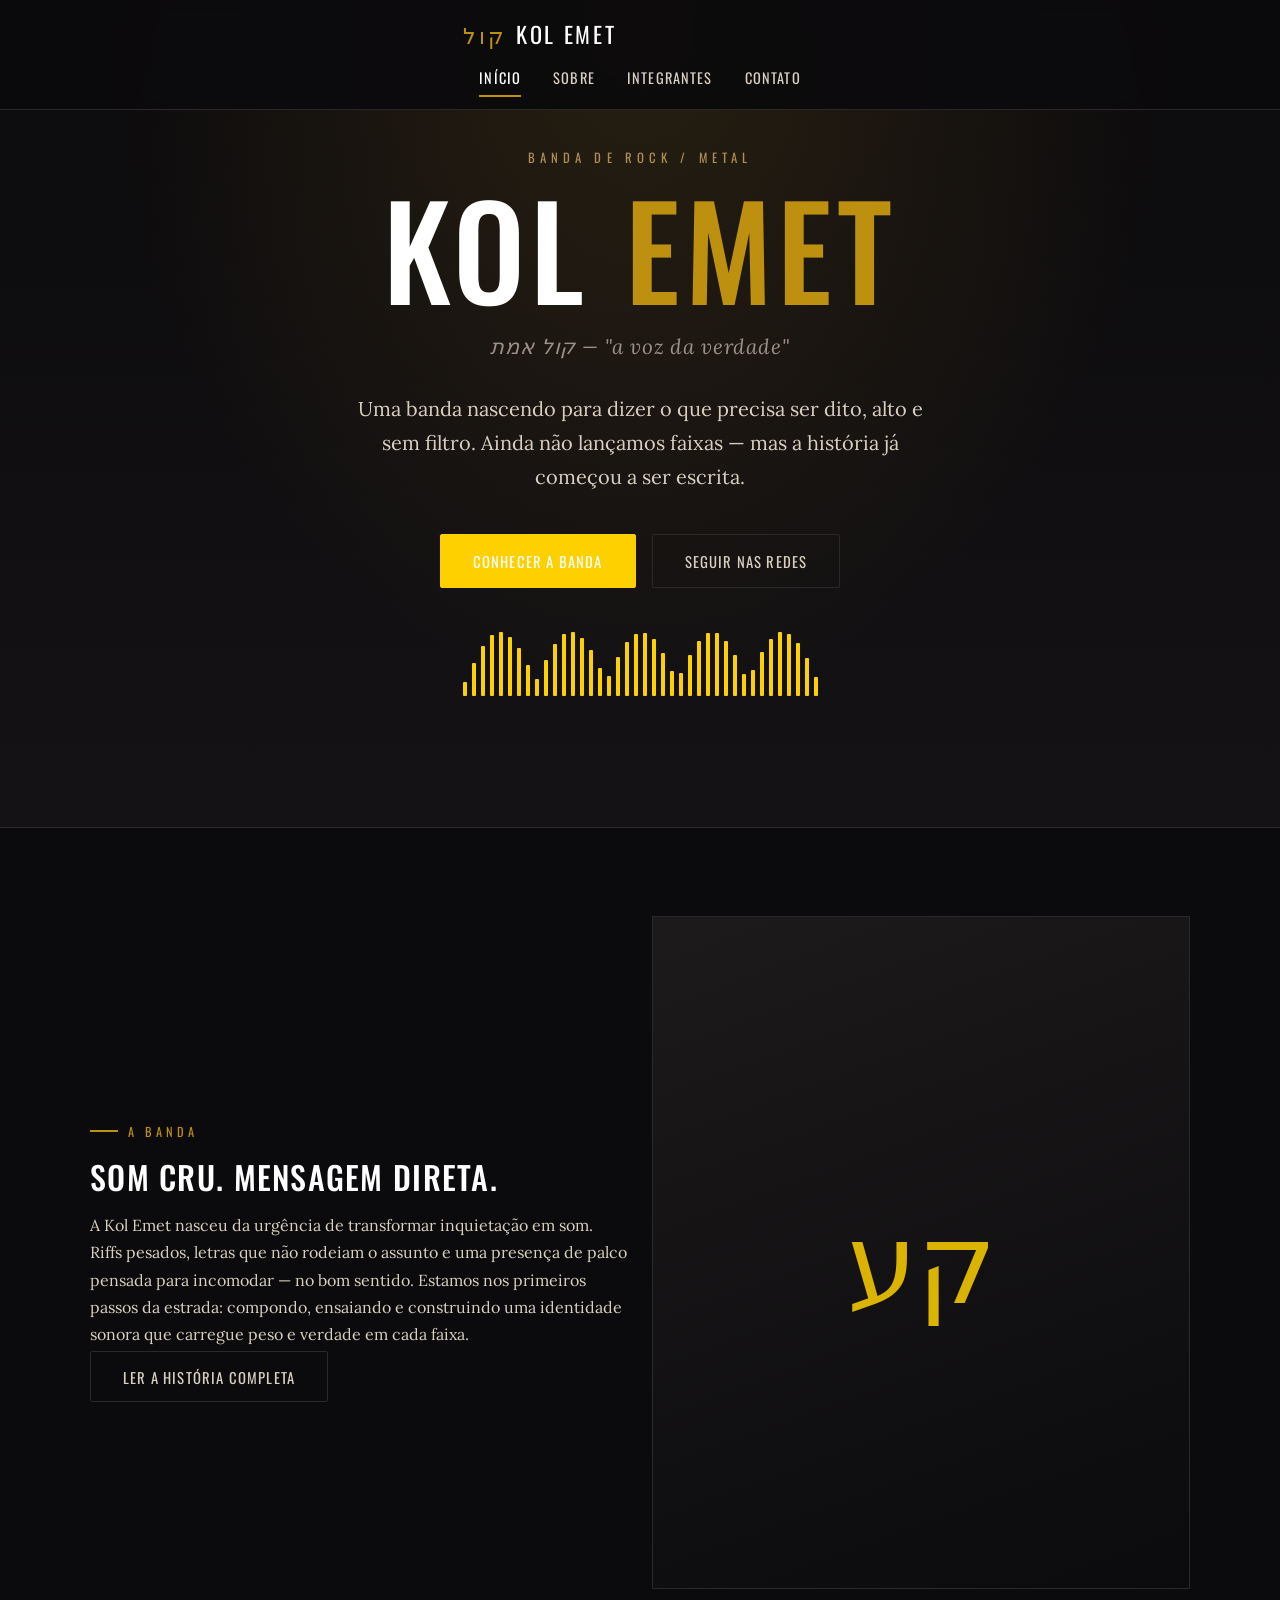
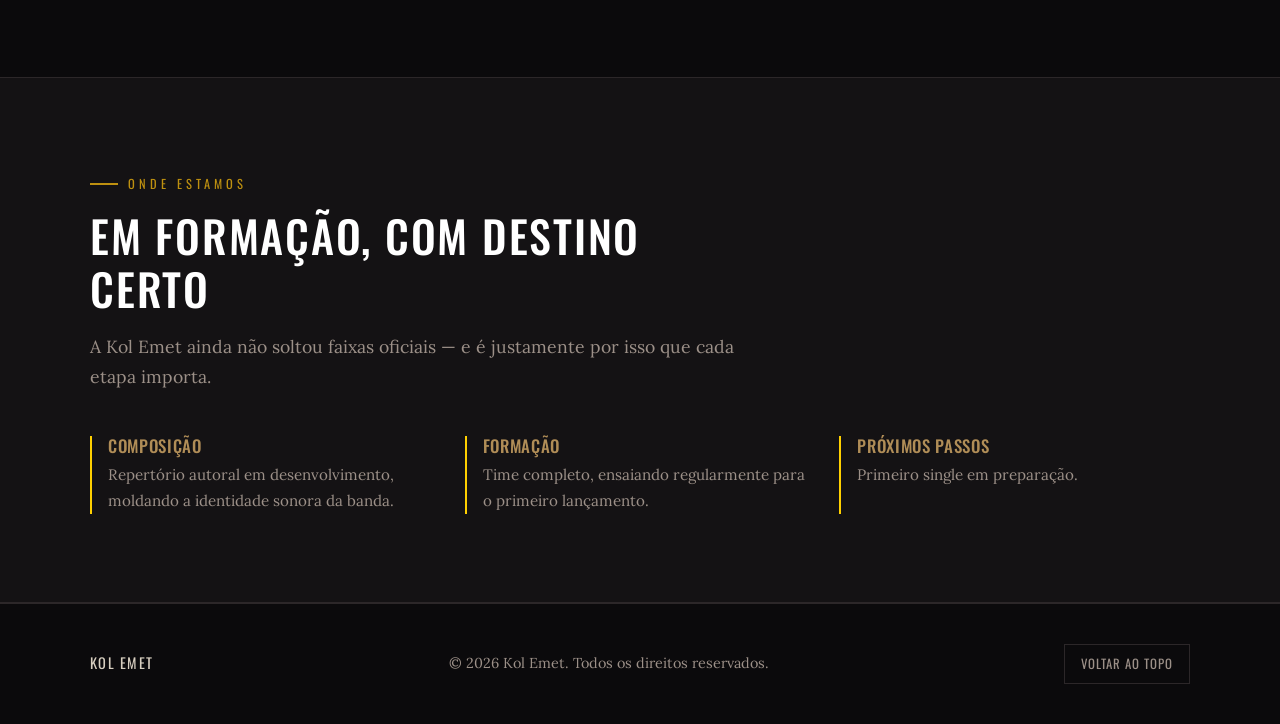
<file: index.html>
<!DOCTYPE html>
<html lang="pt-BR">
<head>
  <meta charset="UTF-8" />
  <meta name="viewport" content="width=device-width, initial-scale=1.0" />
  <title>Kol Emet — A voz que não se cala</title>
  <meta name="description" content="Kol Emet é uma banda de rock/metal que nasce para dizer o que precisa ser dito. Conheça a banda, os integrantes e acompanhe os próximos passos." />

  <!-- Bootstrap 5 -->
  <link href="https://cdn.jsdelivr.net/npm/bootstrap@5.3.3/dist/css/bootstrap.min.css" rel="stylesheet">
  <!-- Google Fonts -->
  <link rel="preconnect" href="https://fonts.googleapis.com">
  <link href="https://fonts.googleapis.com/css2?family=Oswald:wght@400;500;600;700&family=Lora:ital,wght@0,400;0,500;1,400&display=swap" rel="stylesheet">
  <!-- Estilo próprio -->
  <link rel="stylesheet" href="css/style.css">
  <link rel="icon" href="data:,">
</head>
<body>

  <a class="skip-link" href="#main-content">Pular para o conteúdo</a>

  <!-- ===================== NAVBAR ===================== -->
  <header>
    <nav class="navbar navbar-expand-lg ke-navbar fixed-top" aria-label="Navegação principal">
      <div class="container-narrow">
        <a class="navbar-brand" href="index.html">
          <span class="brand-mark">קול</span>Kol Emet
        </a>
        <button class="navbar-toggler" type="button" data-bs-toggle="collapse" data-bs-target="#navMenu"
          aria-controls="navMenu" aria-expanded="false" aria-label="Abrir menu de navegação">
          <span class="navbar-toggler-icon"></span>
        </button>
        <div class="collapse navbar-collapse" id="navMenu">
          <ul class="navbar-nav ms-auto mb-2 mb-lg-0">
            <li class="nav-item"><a class="nav-link" href="index.html">Início</a></li>
            <li class="nav-item"><a class="nav-link" href="sobre.html">Sobre</a></li>
            <li class="nav-item"><a class="nav-link" href="integrantes.html">Integrantes</a></li>
            <li class="nav-item"><a class="nav-link" href="contato.html">Contato</a></li>
          </ul>
        </div>
      </div>
    </nav>
  </header>

  <main id="main-content">

    <!-- ===================== HERO ===================== -->
    <section class="hero" aria-label="Apresentação da banda">
      <div class="container-narrow hero-content">
        <p class="hero-kicker">Banda de rock / metal</p>
        <h1 class="hero-title">KOL <span class="crack">EMET</span></h1>
        <p class="hero-translit">קול אמת — "a voz da verdade"</p>
        <p class="hero-tagline">
          Uma banda nascendo para dizer o que precisa ser dito, alto e sem filtro.
          Ainda não lançamos faixas — mas a história já começou a ser escrita.
        </p>
        <div class="hero-cta">
          <a href="sobre.html" class="btn-ke-primary">Conhecer a banda</a>
          <a href="contato.html" class="btn-ke-outline">Seguir nas redes</a>
        </div>
        <div class="waveform" data-waveform aria-hidden="true"></div>
      </div>
    </section>

    <!-- ===================== PRÉVIA SOBRE ===================== -->
    <section class="section" aria-labelledby="preview-heading">
      <div class="container-narrow">
        <div class="row align-items-center gy-5">
          <div class="col-lg-6">
            <p class="eyebrow">A banda</p>
            <h2 id="preview-heading">Som cru. Mensagem direta.</h2>
            <p class="about-text">
              A Kol Emet nasceu da urgência de transformar inquietação em som.
              Riffs pesados, letras que não rodeiam o assunto e uma presença de
              palco pensada para incomodar — no bom sentido. Estamos nos
              primeiros passos da estrada: compondo, ensaiando e construindo
              uma identidade sonora que carregue peso e verdade em cada faixa.
            </p>
            <a href="sobre.html" class="btn-ke-outline mt-2">Ler a história completa</a>
          </div>
          <div class="col-lg-6">
            <div class="about-figure" role="img" aria-label="Ilustração simbólica representando a identidade sonora da banda">
              <span class="glyph">קע</span>
            </div>
          </div>
        </div>
      </div>
    </section>

    <!-- ===================== STATUS / EM CONSTRUÇÃO ===================== -->
    <section class="section section-alt" aria-labelledby="status-heading">
      <div class="container-narrow">
        <div class="section-heading">
          <p class="eyebrow">Onde estamos</p>
          <h2 id="status-heading">Em formação, com destino certo</h2>
          <p class="lead">A Kol Emet ainda não soltou faixas oficiais — e é justamente por isso que cada etapa importa.</p>
        </div>
        <div class="pillars">
          <div class="pillar">
            <h3>Composição</h3>
            <p>Repertório autoral em desenvolvimento, moldando a identidade sonora da banda.</p>
          </div>
          <div class="pillar">
            <h3>Formação</h3>
            <p>Time completo, ensaiando regularmente para o primeiro lançamento.</p>
          </div>
          <div class="pillar">
            <h3>Próximos passos</h3>
            <p>Primeiro single em preparação.</p>
          </div>
        </div>
      </div>
    </section>

  </main>

  <!-- ===================== RODAPÉ ===================== -->
  <footer class="ke-footer">
    <div class="container-narrow d-flex flex-column flex-md-row justify-content-between align-items-center gap-3">
      <p class="footer-brand mb-0">Kol Emet</p>
      <p class="mb-0">&copy; <span id="current-year"></span> Kol Emet. Todos os direitos reservados.</p>
      <a href="#main-content" id="back-to-top" class="back-to-top">Voltar ao topo</a>
    </div>
  </footer>

  <!-- Bootstrap JS -->
  <script src="https://cdn.jsdelivr.net/npm/bootstrap@5.3.3/dist/js/bootstrap.bundle.min.js"></script>
  <script src="js/main.js"></script>
</body>
</html>
</file>
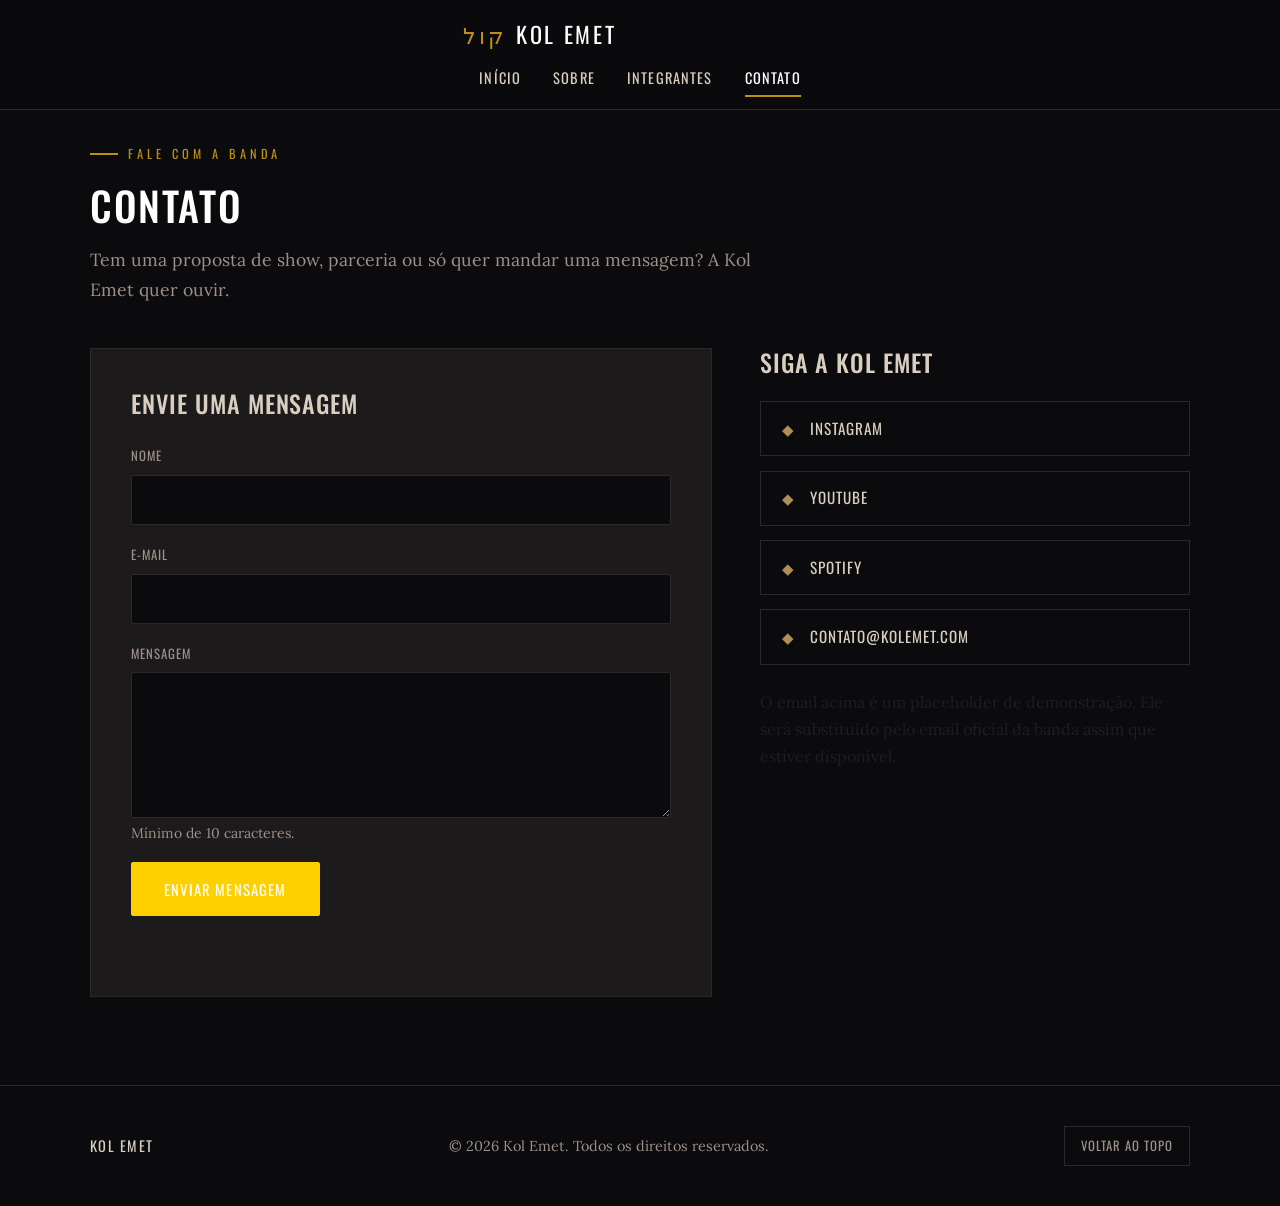
<file: contato.html>
<!DOCTYPE html>
<html lang="pt-BR">
<head>
  <meta charset="UTF-8" />
  <meta name="viewport" content="width=device-width, initial-scale=1.0" />
  <title>Contato — Kol Emet</title>
  <meta name="description" content="Fale com a Kol Emet ou siga a banda nas redes sociais para acompanhar novidades e lançamentos." />

  <link href="https://cdn.jsdelivr.net/npm/bootstrap@5.3.3/dist/css/bootstrap.min.css" rel="stylesheet">
  <link rel="preconnect" href="https://fonts.googleapis.com">
  <link href="https://fonts.googleapis.com/css2?family=Oswald:wght@400;500;600;700&family=Lora:ital,wght@0,400;0,500;1,400&display=swap" rel="stylesheet">
  <link rel="stylesheet" href="css/style.css">
  <link rel="icon" href="data:,">
</head>
<body>

  <a class="skip-link" href="#main-content">Pular para o conteúdo</a>

  <header>
    <nav class="navbar navbar-expand-lg ke-navbar fixed-top" aria-label="Navegação principal">
      <div class="container-narrow">
        <a class="navbar-brand" href="index.html">
          <span class="brand-mark">קול</span>Kol Emet
        </a>
        <button class="navbar-toggler" type="button" data-bs-toggle="collapse" data-bs-target="#navMenu"
          aria-controls="navMenu" aria-expanded="false" aria-label="Abrir menu de navegação">
          <span class="navbar-toggler-icon"></span>
        </button>
        <div class="collapse navbar-collapse" id="navMenu">
          <ul class="navbar-nav ms-auto mb-2 mb-lg-0">
            <li class="nav-item"><a class="nav-link" href="index.html">Início</a></li>
            <li class="nav-item"><a class="nav-link" href="sobre.html">Sobre</a></li>
            <li class="nav-item"><a class="nav-link" href="integrantes.html">Integrantes</a></li>
            <li class="nav-item"><a class="nav-link" href="contato.html">Contato</a></li>
          </ul>
        </div>
      </div>
    </nav>
  </header>

  <main id="main-content">

    <section class="section" style="padding-top: 8.5rem;" aria-labelledby="page-title">
      <div class="container-narrow">
        <div class="section-heading">
          <p class="eyebrow">Fale com a banda</p>
          <h1 id="page-title">Contato</h1>
          <p class="lead">Tem uma proposta de show, parceria ou só quer mandar uma mensagem? A Kol Emet quer ouvir.</p>
        </div>

        <div class="row g-5">

          <div class="col-lg-7">
            <div class="contact-card">
              <h2 class="h4 mb-4">Envie uma mensagem</h2>

              <form id="contact-form" novalidate>
                <div class="mb-3">
                  <label for="name" class="form-label">Nome</label>
                  <input type="text" class="form-control" id="name" name="name" autocomplete="name" required>
                </div>

                <div class="mb-3">
                  <label for="email" class="form-label">E-mail</label>
                  <input type="email" class="form-control" id="email" name="email" autocomplete="email" required>
                </div>

                <div class="mb-3">
                  <label for="message" class="form-label">Mensagem</label>
                  <textarea class="form-control" id="message" name="message" rows="5" required></textarea>
                  <div class="form-text">Mínimo de 10 caracteres.</div>
                </div>

                <button type="submit" class="btn-ke-primary">Enviar mensagem</button>
                <p id="form-feedback" class="mt-3 mb-0" aria-live="polite"></p>
              </form>
            </div>
          </div>

          <div class="col-lg-5">
            <h2 class="h4 mb-4">Siga a Kol Emet</h2>
            <ul class="social-list">
              <li>
                <a href="https://www.instagram.com/kol_emet/" target="_blank" rel="noopener noreferrer">
                  <span class="icon" aria-hidden="true">&#9670;</span>
                  Instagram
                </a>
              </li>
              <li>
                <a href="https://www.youtube.com/@kol_emet" target="_blank" rel="noopener noreferrer">
                  <span class="icon" aria-hidden="true">&#9670;</span>
                  YouTube
                </a>
              </li>
              <li>
                <a href="https://open.spotify.com/user/31llr7xrk4eieyst7sdl5wrbjwku" target="_blank" rel="noopener noreferrer">
                  <span class="icon" aria-hidden="true">&#9670;</span>
                  Spotify
                </a>
              </li>
              <li>
                <a href="mailto:contato@kolemet.com">
                  <span class="icon" aria-hidden="true">&#9670;</span>
                  contato@kolemet.com
                </a>
              </li>
            </ul>

            <p class="mt-4 text-muted">
              O email acima é um placeholder de demonstração. Ele será substituído pelo
              email oficial da banda assim que estiver disponível.
            </p>
          </div>

        </div>
      </div>
    </section>

  </main>

  <footer class="ke-footer">
    <div class="container-narrow d-flex flex-column flex-md-row justify-content-between align-items-center gap-3">
      <p class="footer-brand mb-0">Kol Emet</p>
      <p class="mb-0">&copy; <span id="current-year"></span> Kol Emet. Todos os direitos reservados.</p>
      <a href="#main-content" id="back-to-top" class="back-to-top">Voltar ao topo</a>
    </div>
  </footer>

  <script src="https://cdn.jsdelivr.net/npm/bootstrap@5.3.3/dist/js/bootstrap.bundle.min.js"></script>
  <script src="js/main.js"></script>
</body>
</html>
</file>
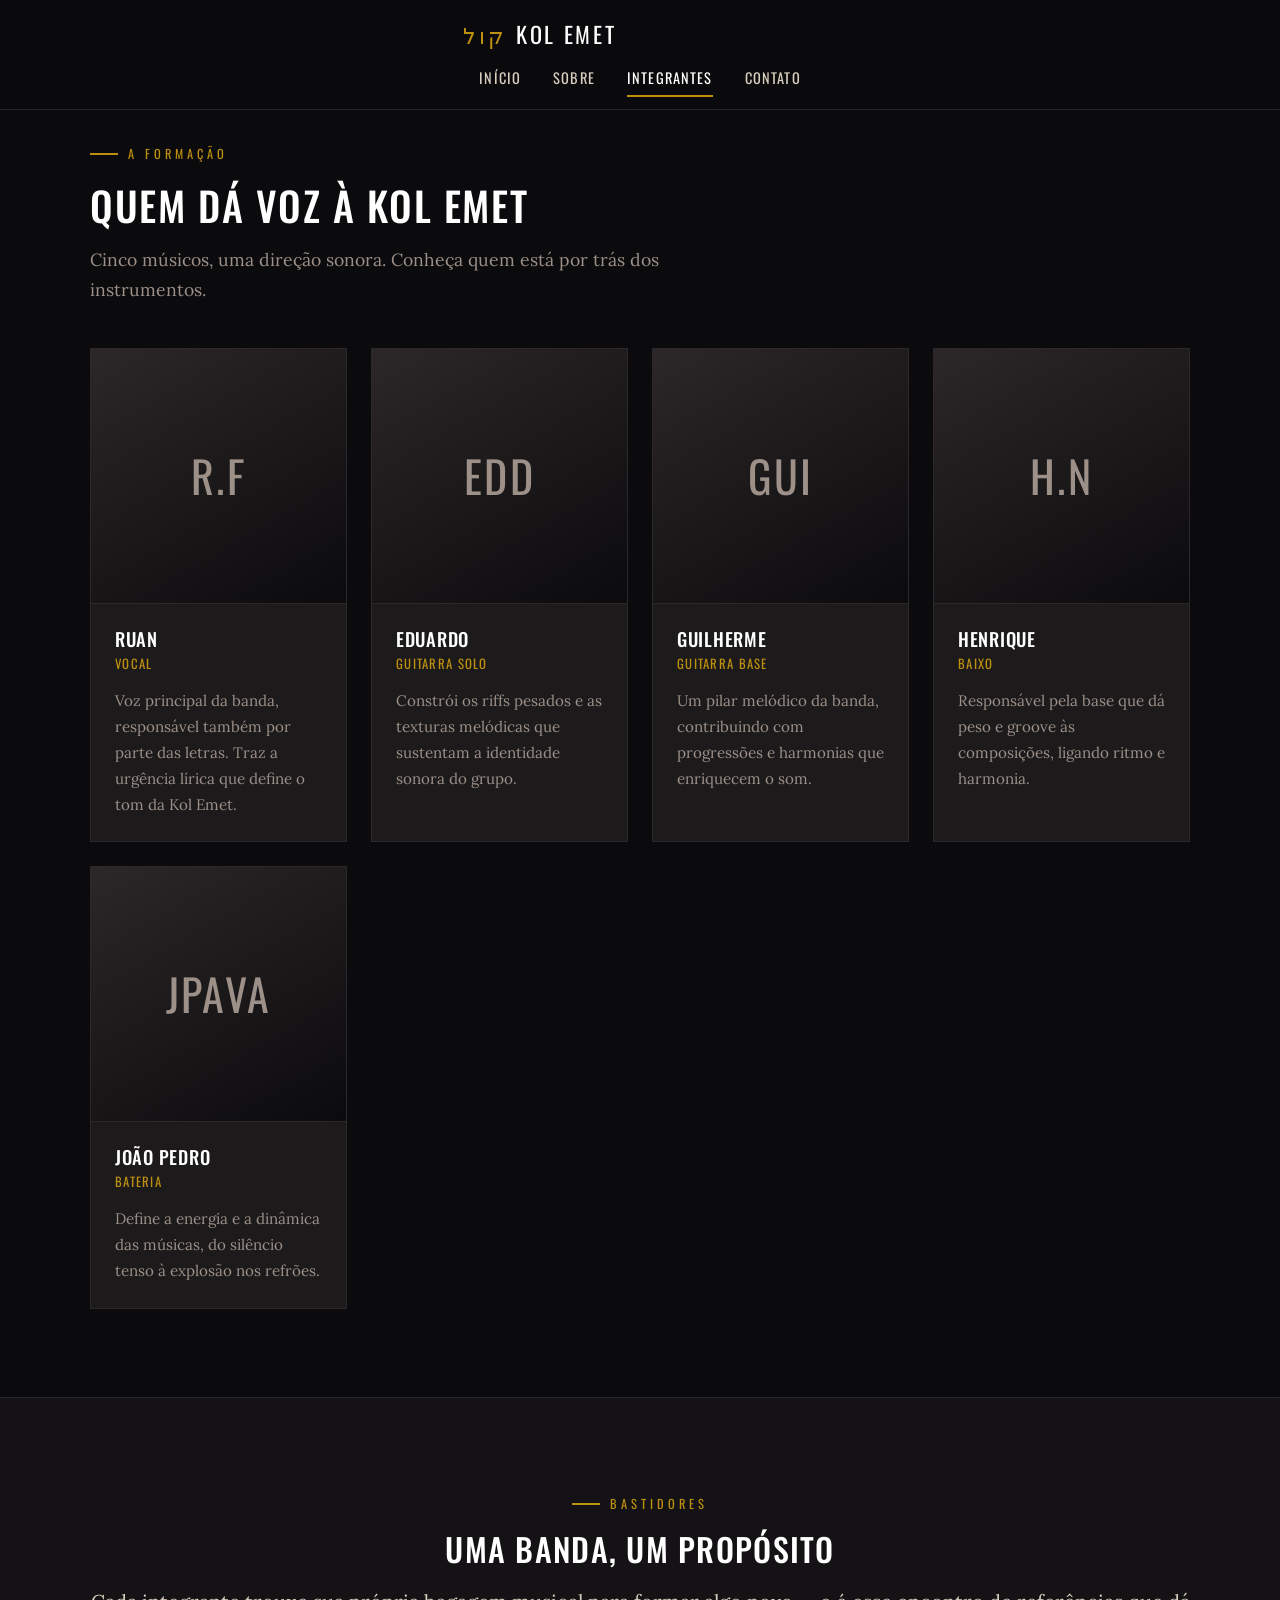
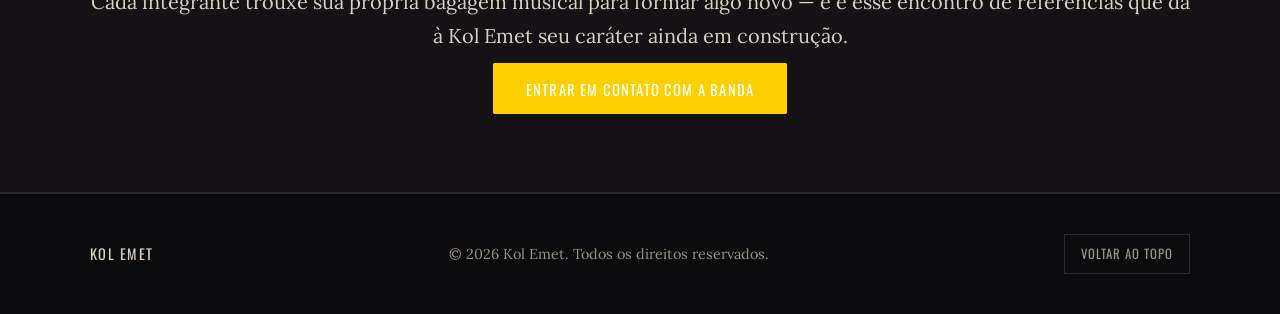
<file: integrantes.html>
<!DOCTYPE html>
<html lang="pt-BR">
<head>
  <meta charset="UTF-8" />
  <meta name="viewport" content="width=device-width, initial-scale=1.0" />
  <title>Integrantes — Kol Emet</title>
  <meta name="description" content="Conheça os integrantes da Kol Emet: a formação por trás do som da banda." />

  <link href="https://cdn.jsdelivr.net/npm/bootstrap@5.3.3/dist/css/bootstrap.min.css" rel="stylesheet">
  <link rel="preconnect" href="https://fonts.googleapis.com">
  <link href="https://fonts.googleapis.com/css2?family=Oswald:wght@400;500;600;700&family=Lora:ital,wght@0,400;0,500;1,400&display=swap" rel="stylesheet">
  <link rel="stylesheet" href="css/style.css">
  <link rel="icon" href="data:,">
</head>
<body>

  <a class="skip-link" href="#main-content">Pular para o conteúdo</a>

  <header>
    <nav class="navbar navbar-expand-lg ke-navbar fixed-top" aria-label="Navegação principal">
      <div class="container-narrow">
        <a class="navbar-brand" href="index.html">
          <span class="brand-mark">קול</span>Kol Emet
        </a>
        <button class="navbar-toggler" type="button" data-bs-toggle="collapse" data-bs-target="#navMenu"
          aria-controls="navMenu" aria-expanded="false" aria-label="Abrir menu de navegação">
          <span class="navbar-toggler-icon"></span>
        </button>
        <div class="collapse navbar-collapse" id="navMenu">
          <ul class="navbar-nav ms-auto mb-2 mb-lg-0">
            <li class="nav-item"><a class="nav-link" href="index.html">Início</a></li>
            <li class="nav-item"><a class="nav-link" href="sobre.html">Sobre</a></li>
            <li class="nav-item"><a class="nav-link" href="integrantes.html">Integrantes</a></li>
            <li class="nav-item"><a class="nav-link" href="contato.html">Contato</a></li>
          </ul>
        </div>
      </div>
    </nav>
  </header>

  <main id="main-content">

    <section class="section" style="padding-top: 8.5rem;" aria-labelledby="page-title">
      <div class="container-narrow">
        <div class="section-heading">
          <p class="eyebrow">A formação</p>
          <h1 id="page-title">Quem dá voz à Kol Emet</h1>
          <p class="lead">Cinco músicos, uma direção sonora. Conheça quem está por trás dos instrumentos.</p>
        </div>

        <div class="row g-4">

          <div class="col-sm-6 col-lg-3">
            <article class="member-card">
              <div class="member-photo">
                <span class="initials" aria-hidden="true">R.F</span>
              </div>
              <div class="member-body">
                <h3>Ruan</h3>
                <span class="member-role">Vocal</span>
                <p>Voz principal da banda, responsável também por parte das letras. Traz a urgência lírica que define o tom da Kol Emet.</p>
              </div>
            </article>
          </div>

          <div class="col-sm-6 col-lg-3">
            <article class="member-card">
              <div class="member-photo">
                <span class="initials" aria-hidden="true">EDD</span>
              </div>
              <div class="member-body">
                <h3>Eduardo</h3>
                <span class="member-role">Guitarra Solo</span>
                <p>Constrói os riffs pesados e as texturas melódicas que sustentam a identidade sonora do grupo.</p>
              </div>
            </article>
          </div>

                    <div class="col-sm-6 col-lg-3">
            <article class="member-card">
              <div class="member-photo">
                <span class="initials" aria-hidden="true">GUI</span>
              </div>
              <div class="member-body">
                <h3>Guilherme</h3>
                <span class="member-role">Guitarra Base</span>
                <p>Um pilar melódico da banda, contribuindo com progressões e harmonias que enriquecem o som.</p>
              </div>
            </article>
          </div>

          <div class="col-sm-6 col-lg-3">
            <article class="member-card">
              <div class="member-photo">
                <span class="initials" aria-hidden="true">H.N</span>
              </div>
              <div class="member-body">
                <h3>Henrique</h3>
                <span class="member-role">Baixo</span>
                <p>Responsável pela base que dá peso e groove às composições, ligando ritmo e harmonia.</p>
              </div>
            </article>
          </div>

          <div class="col-sm-6 col-lg-3">
            <article class="member-card">
              <div class="member-photo">
                <span class="initials" aria-hidden="true">JPAVA</span>
              </div>
              <div class="member-body">
                <h3>João Pedro</h3>
                <span class="member-role">Bateria</span>
                <p>Define a energia e a dinâmica das músicas, do silêncio tenso à explosão nos refrões.</p>
              </div>
            </article>
          </div>

        </div>
      </div>
    </section>

    <section class="section section-alt" aria-labelledby="join-heading">
      <div class="container-narrow text-center">
        <p class="eyebrow justify-content-center">Bastidores</p>
        <h2 id="join-heading">Uma banda, um propósito</h2>
        <p class="lead mb-4">
          Cada integrante trouxe sua própria bagagem musical para formar algo novo — e é esse
          encontro de referências que dá à Kol Emet seu caráter ainda em construção.
        </p>
        <a href="contato.html" class="btn-ke-primary">Entrar em contato com a banda</a>
      </div>
    </section>

  </main>

  <footer class="ke-footer">
    <div class="container-narrow d-flex flex-column flex-md-row justify-content-between align-items-center gap-3">
      <p class="footer-brand mb-0">Kol Emet</p>
      <p class="mb-0">&copy; <span id="current-year"></span> Kol Emet. Todos os direitos reservados.</p>
      <a href="#main-content" id="back-to-top" class="back-to-top">Voltar ao topo</a>
    </div>
  </footer>

  <script src="https://cdn.jsdelivr.net/npm/bootstrap@5.3.3/dist/js/bootstrap.bundle.min.js"></script>
  <script src="js/main.js"></script>
</body>
</html>
</file>
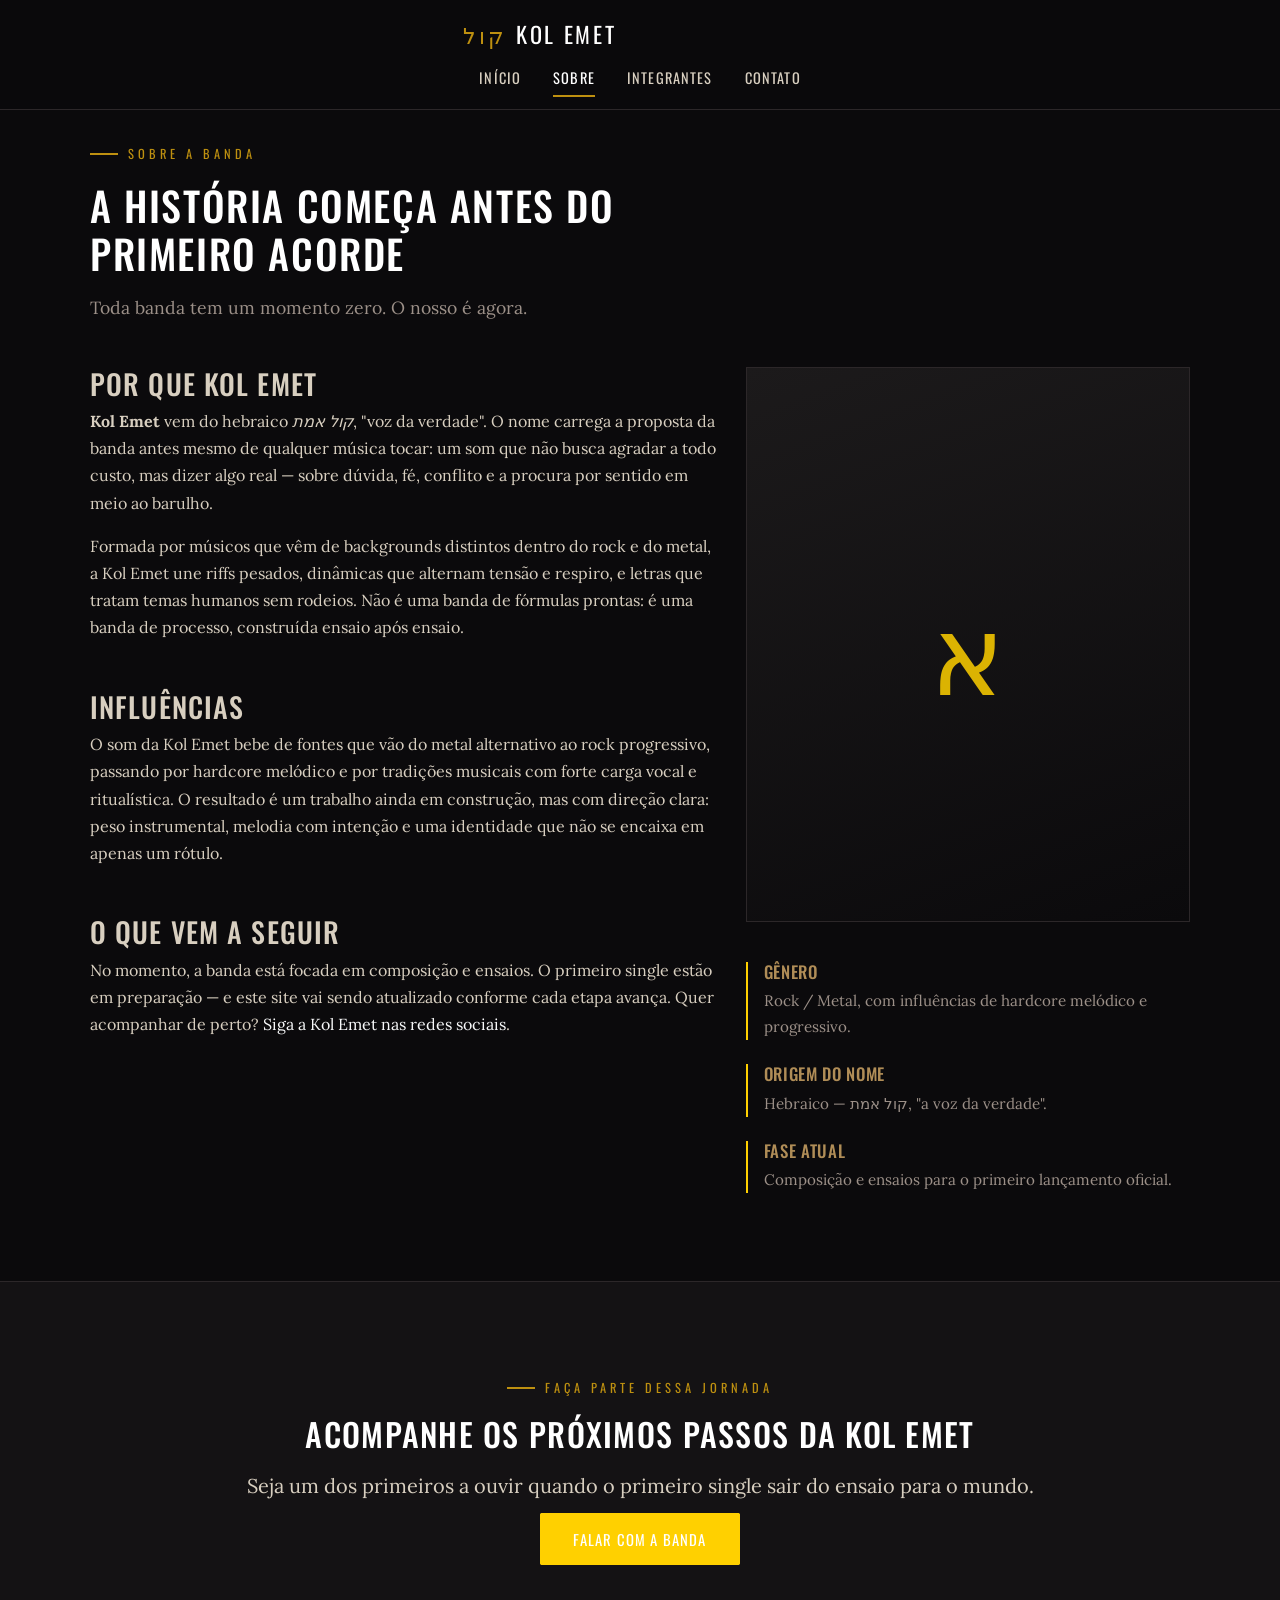
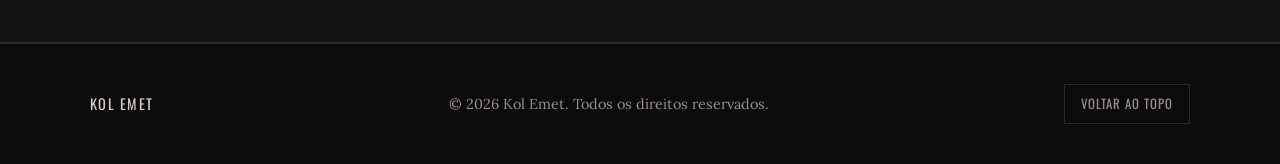
<file: sobre.html>
<!DOCTYPE html>
<html lang="pt-BR">
<head>
  <meta charset="UTF-8" />
  <meta name="viewport" content="width=device-width, initial-scale=1.0" />
  <title>Sobre — Kol Emet</title>
  <meta name="description" content="Conheça a história, as influências e a proposta sonora da Kol Emet, banda de rock/metal em formação." />

  <link href="https://cdn.jsdelivr.net/npm/bootstrap@5.3.3/dist/css/bootstrap.min.css" rel="stylesheet">
  <link rel="preconnect" href="https://fonts.googleapis.com">
  <link href="https://fonts.googleapis.com/css2?family=Oswald:wght@400;500;600;700&family=Lora:ital,wght@0,400;0,500;1,400&display=swap" rel="stylesheet">
  <link rel="stylesheet" href="css/style.css">
  <link rel="icon" href="data:,">
</head>
<body>

  <a class="skip-link" href="#main-content">Pular para o conteúdo</a>

  <header>
    <nav class="navbar navbar-expand-lg ke-navbar fixed-top" aria-label="Navegação principal">
      <div class="container-narrow">
        <a class="navbar-brand" href="index.html">
          <span class="brand-mark">קול</span>Kol Emet
        </a>
        <button class="navbar-toggler" type="button" data-bs-toggle="collapse" data-bs-target="#navMenu"
          aria-controls="navMenu" aria-expanded="false" aria-label="Abrir menu de navegação">
          <span class="navbar-toggler-icon"></span>
        </button>
        <div class="collapse navbar-collapse" id="navMenu">
          <ul class="navbar-nav ms-auto mb-2 mb-lg-0">
            <li class="nav-item"><a class="nav-link" href="index.html">Início</a></li>
            <li class="nav-item"><a class="nav-link" href="sobre.html">Sobre</a></li>
            <li class="nav-item"><a class="nav-link" href="integrantes.html">Integrantes</a></li>
            <li class="nav-item"><a class="nav-link" href="contato.html">Contato</a></li>
          </ul>
        </div>
      </div>
    </nav>
  </header>

  <main id="main-content">

    <section class="section" style="padding-top: 8.5rem;" aria-labelledby="page-title">
      <div class="container-narrow">
        <div class="section-heading">
          <p class="eyebrow">Sobre a banda</p>
          <h1 id="page-title">A história começa antes do primeiro acorde</h1>
          <p class="lead">Toda banda tem um momento zero. O nosso é agora.</p>
        </div>

        <div class="row gy-5">
          <div class="col-lg-7">
            <h2 class="h3">Por que Kol Emet</h2>
            <p>
              <strong>Kol Emet</strong> vem do hebraico <em>קול אמת</em>, "voz da verdade".
              O nome carrega a proposta da banda antes mesmo de qualquer música tocar:
              um som que não busca agradar a todo custo, mas dizer algo real — sobre dúvida,
              fé, conflito e a procura por sentido em meio ao barulho.
            </p>
            <p>
              Formada por músicos que vêm de backgrounds distintos dentro do rock e do metal,
              a Kol Emet une riffs pesados, dinâmicas que alternam tensão e respiro, e letras
              que tratam temas humanos sem rodeios. Não é uma banda de fórmulas prontas: é uma
              banda de processo, construída ensaio após ensaio.
            </p>

            <h2 class="h3 mt-5">Influências</h2>
            <p>
              O som da Kol Emet bebe de fontes que vão do metal alternativo ao rock progressivo,
              passando por hardcore melódico e por tradições musicais com forte carga vocal e
              ritualística. O resultado é um trabalho ainda em construção, mas com direção clara:
              peso instrumental, melodia com intenção e uma identidade que não se encaixa em
              apenas um rótulo.
            </p>

            <h2 class="h3 mt-5">O que vem a seguir</h2>
            <p>
              No momento, a banda está focada em composição e ensaios. O primeiro single  estão em preparação — e este site vai sendo
              atualizado conforme cada etapa avança. Quer acompanhar de perto?
              <a href="contato.html" class="link-light">Siga a Kol Emet nas redes sociais</a>.
            </p>
          </div>

          <div class="col-lg-5">
            <div class="about-figure mb-4" role="img" aria-label="Símbolo gráfico representando a identidade da banda">
              <span class="glyph">א</span>
            </div>
            <div class="pillars" style="grid-template-columns: 1fr;">
              <div class="pillar">
                <h3>Gênero</h3>
                <p>Rock / Metal, com influências de hardcore melódico e progressivo.</p>
              </div>
              <div class="pillar">
                <h3>Origem do nome</h3>
                <p>Hebraico — קול אמת, "a voz da verdade".</p>
              </div>
              <div class="pillar">
                <h3>Fase atual</h3>
                <p>Composição e ensaios para o primeiro lançamento oficial.</p>
              </div>
            </div>
          </div>
        </div>
      </div>
    </section>

    <section class="section section-alt" aria-labelledby="cta-heading">
      <div class="container-narrow text-center">
        <p class="eyebrow justify-content-center">Faça parte dessa jornada</p>
        <h2 id="cta-heading">Acompanhe os próximos passos da Kol Emet</h2>
        <p class="lead mb-4">Seja um dos primeiros a ouvir quando o primeiro single sair do ensaio para o mundo.</p>
        <a href="contato.html" class="btn-ke-primary">Falar com a banda</a>
      </div>
    </section>

  </main>

  <footer class="ke-footer">
    <div class="container-narrow d-flex flex-column flex-md-row justify-content-between align-items-center gap-3">
      <p class="footer-brand mb-0">Kol Emet</p>
      <p class="mb-0">&copy; <span id="current-year"></span> Kol Emet. Todos os direitos reservados.</p>
      <a href="#main-content" id="back-to-top" class="back-to-top">Voltar ao topo</a>
    </div>
  </footer>

  <script src="https://cdn.jsdelivr.net/npm/bootstrap@5.3.3/dist/js/bootstrap.bundle.min.js"></script>
  <script src="js/main.js"></script>
</body>
</html>
</file>
<file: css/style.css>
/* ==========================================================================
   KOL EMET — Stylesheet principal
   Identidade: dark, industrial, voz que rasga o silêncio.
   ========================================================================== */

/* ---------- Tokens de design ---------- */
:root {
  --color-bg: #0b0a0c;
  --color-bg-alt: #141214;
  --color-card: #1c1a1b;
  --color-card-border: #2c2729;
  --color-text: #d8cfc0;
  --color-text-muted: #9c9088;
  --color-blood: #ffd000;
  --color-blood-bright: #be9010;
  --color-gold: #b08d57;

  --font-display: "Oswald", "Arial Narrow", sans-serif;
  --font-body: "Lora", Georgia, serif;

  --container-max: 1140px;
  --radius: 2px;

  --transition-base: 200ms ease;
}

/* ---------- Reset leve ---------- */
*,
*::before,
*::after {
  box-sizing: border-box;
}

html {
  scroll-behavior: smooth;
}

@media (prefers-reduced-motion: reduce) {
  html {
    scroll-behavior: auto;
  }
  * {
    animation-duration: 0.01ms !important;
    animation-iteration-count: 1 !important;
    transition-duration: 0.01ms !important;
  }
}

body {
  margin: 0;
  background-color: var(--color-bg);
  color: var(--color-text);
  font-family: var(--font-body);
  font-size: 1rem;
  line-height: 1.7;
  -webkit-font-smoothing: antialiased;
}

img {
  max-width: 100%;
  display: block;
}

a {
  color: inherit;
  text-decoration: none;
}

h1, h2, h3, h4 {
  font-family: var(--font-display);
  text-transform: uppercase;
  letter-spacing: 0.04em;
  margin: 0 0 1rem;
  color: #fff;
}

p {
  margin: 0 0 1rem;
}

.container-narrow {
  max-width: var(--container-max);
  margin-inline: auto;
  padding-inline: 1.25rem;
}

/* ---------- Foco visível (acessibilidade) ---------- */
a:focus-visible,
button:focus-visible,
input:focus-visible,
textarea:focus-visible,
.btn:focus-visible {
  outline: 3px solid var(--color-gold);
  outline-offset: 3px;
}

/* ---------- Skip link ---------- */
.skip-link {
  position: absolute;
  left: -999px;
  top: 0;
  background: var(--color-gold);
  color: #1a1a1a;
  padding: 0.75rem 1.25rem;
  z-index: 2000;
  font-family: var(--font-display);
  text-transform: uppercase;
  letter-spacing: 0.05em;
}

.skip-link:focus {
  left: 1rem;
  top: 1rem;
}

/* ---------- Eyebrow / label estrutural ---------- */
.eyebrow {
  display: inline-flex;
  align-items: center;
  gap: 0.6rem;
  font-family: var(--font-display);
  font-size: 0.78rem;
  letter-spacing: 0.32em;
  text-transform: uppercase;
  color: var(--color-blood-bright);
  margin-bottom: 1rem;
}

.eyebrow::before {
  content: "";
  width: 28px;
  height: 2px;
  background: var(--color-blood-bright);
  display: inline-block;
}

/* ==========================================================================
   NAVBAR
   ========================================================================== */
.ke-navbar {
  background-color: rgba(11, 10, 12, 0.92);
  backdrop-filter: blur(6px);
  border-bottom: 1px solid var(--color-card-border);
  padding-block: 0.65rem;
}

.ke-navbar .navbar-brand {
  font-family: var(--font-display);
  font-size: 1.4rem;
  letter-spacing: 0.12em;
  text-transform: uppercase;
  color: #fff !important;
  display: flex;
  align-items: center;
  gap: 0.6rem;
}

.ke-navbar .navbar-brand .brand-mark {
  color: var(--color-blood-bright);
}

.ke-navbar .nav-link {
  font-family: var(--font-display);
  text-transform: uppercase;
  letter-spacing: 0.08em;
  font-size: 0.9rem;
  color: var(--color-text) !important;
  padding: 0.5rem 1rem !important;
  position: relative;
  transition: color var(--transition-base);
}

.ke-navbar .nav-link:hover,
.ke-navbar .nav-link:focus-visible,
.ke-navbar .nav-link.active {
  color: #fff !important;
}

.ke-navbar .nav-link.active::after {
  content: "";
  position: absolute;
  left: 1rem;
  right: 1rem;
  bottom: 0.15rem;
  height: 2px;
  background: var(--color-blood-bright);
}

.ke-navbar .navbar-toggler {
  border-color: var(--color-card-border);
}

.ke-navbar .navbar-toggler:focus {
  box-shadow: 0 0 0 3px var(--color-gold);
}

/* ==========================================================================
   HERO
   ========================================================================== */
.hero {
  position: relative;
  min-height: 92vh;
  display: flex;
  align-items: center;
  overflow: hidden;
  background:
    radial-gradient(ellipse at 50% 0%, rgba(140, 105, 31, 0.22), transparent 60%),
    linear-gradient(180deg, #0b0a0c 0%, #141214 100%);
  border-bottom: 1px solid var(--color-card-border);
}

.hero-texture {
  position: absolute;
  inset: 0;
  opacity: 0.5;
  pointer-events: none;
  z-index: 0;
}

.hero-content {
  position: relative;
  z-index: 1;
  text-align: center;
  width: 100%;
  padding-block: 5rem 4rem;
}

.hero-kicker {
  font-family: var(--font-display);
  letter-spacing: 0.4em;
  text-transform: uppercase;
  font-size: 0.8rem;
  color: var(--color-gold);
  margin-bottom: 1.25rem;
}

.hero-title {
  font-size: clamp(3.2rem, 11vw, 8rem);
  line-height: 0.92;
  margin: 0;
  color: #fff;
  position: relative;
  display: inline-block;
}

.hero-title .crack {
  color: var(--color-blood-bright);
  position: relative;
}

.hero-translit {
  font-family: var(--font-body);
  font-style: italic;
  font-size: clamp(1rem, 2.2vw, 1.3rem);
  color: var(--color-text-muted);
  margin-top: 1rem;
  letter-spacing: 0.04em;
}

.hero-tagline {
  max-width: 36rem;
  margin: 1.75rem auto 2.5rem;
  font-size: clamp(1.05rem, 1.6vw, 1.25rem);
  color: var(--color-text);
}

.hero-cta {
  display: flex;
  gap: 1rem;
  justify-content: center;
  flex-wrap: wrap;
}

/* Waveform assinatura */
.waveform {
  display: flex;
  align-items: flex-end;
  justify-content: center;
  gap: 5px;
  height: 64px;
  margin: 2.75rem auto 0;
  max-width: 420px;
}

.waveform span {
  display: block;
  width: 4px;
  background: var(--color-blood);
  border-radius: 1px;
}

/* ==========================================================================
   BOTÕES
   ========================================================================== */
.btn-ke-primary {
  font-family: var(--font-display);
  text-transform: uppercase;
  letter-spacing: 0.08em;
  font-size: 0.92rem;
  background-color: var(--color-blood);
  border: 1px solid var(--color-blood);
  color: #fff;
  padding: 0.85rem 2rem;
  border-radius: var(--radius);
  transition: background-color var(--transition-base), transform var(--transition-base);
}

.btn-ke-primary:hover,
.btn-ke-primary:focus-visible {
  background-color: var(--color-blood-bright);
  border-color: var(--color-blood-bright);
  color: #fff;
  transform: translateY(-2px);
}

.btn-ke-outline {
  font-family: var(--font-display);
  text-transform: uppercase;
  letter-spacing: 0.08em;
  font-size: 0.92rem;
  background-color: transparent;
  border: 1px solid var(--color-card-border);
  color: var(--color-text);
  padding: 0.85rem 2rem;
  border-radius: var(--radius);
  transition: border-color var(--transition-base), color var(--transition-base), transform var(--transition-base);
}

.btn-ke-outline:hover,
.btn-ke-outline:focus-visible {
  border-color: var(--color-gold);
  color: var(--color-gold);
  transform: translateY(-2px);
}

/* ==========================================================================
   SEÇÕES GERAIS
   ========================================================================== */
.section {
  padding-block: 5.5rem;
}

.section-alt {
  background-color: var(--color-bg-alt);
  border-top: 1px solid var(--color-card-border);
  border-bottom: 1px solid var(--color-card-border);
}

.section-heading {
  margin-bottom: 2.75rem;
  max-width: 42rem;
}

.section-heading h2 {
  font-size: clamp(2rem, 4vw, 2.75rem);
}

.section-heading .lead {
  font-family: var(--font-body);
  color: var(--color-text-muted);
  font-size: 1.1rem;
}

/* ==========================================================================
   SOBRE
   ========================================================================== */
.about-figure {
  position: relative;
  border: 1px solid var(--color-card-border);
  background: linear-gradient(160deg, #1c1a1b, #0b0a0c);
  aspect-ratio: 4 / 5;
  display: flex;
  align-items: center;
  justify-content: center;
  overflow: hidden;
}

.about-figure .glyph {
  font-size: 7rem;
  color: var(--color-blood);
  opacity: 0.85;
  font-family: var(--font-display);
}

.about-text p {
  font-size: 1.05rem;
}

.pillars {
  display: grid;
  grid-template-columns: repeat(auto-fit, minmax(220px, 1fr));
  gap: 1.5rem;
  margin-top: 2.5rem;
}

.pillar {
  border-left: 2px solid var(--color-blood);
  padding-left: 1rem;
}

.pillar h3 {
  font-size: 1.05rem;
  color: var(--color-gold);
  margin-bottom: 0.4rem;
}

.pillar p {
  font-size: 0.95rem;
  color: var(--color-text-muted);
  margin-bottom: 0;
}

/* ==========================================================================
   INTEGRANTES
   ========================================================================== */
.member-card {
  background-color: var(--color-card);
  border: 1px solid var(--color-card-border);
  height: 100%;
  transition: border-color var(--transition-base), transform var(--transition-base);
}

.member-card:hover {
  border-color: var(--color-blood);
  transform: translateY(-4px);
}

.member-photo {
  aspect-ratio: 1 / 1;
  background: linear-gradient(150deg, #2c2729, #0b0a0c);
  display: flex;
  align-items: center;
  justify-content: center;
  border-bottom: 1px solid var(--color-card-border);
}

.member-photo .initials {
  font-family: var(--font-display);
  font-size: 2.75rem;
  letter-spacing: 0.05em;
  color: var(--color-text-muted);
}

.member-body {
  padding: 1.5rem;
}

.member-body h3 {
  font-size: 1.15rem;
  margin-bottom: 0.15rem;
}

.member-role {
  font-family: var(--font-display);
  text-transform: uppercase;
  letter-spacing: 0.1em;
  font-size: 0.8rem;
  color: var(--color-blood-bright);
  margin-bottom: 0.85rem;
  display: block;
}

.member-body p {
  font-size: 0.95rem;
  color: var(--color-text-muted);
  margin-bottom: 0;
}

/* ==========================================================================
   CONTATO
   ========================================================================== */
.contact-card {
  background-color: var(--color-card);
  border: 1px solid var(--color-card-border);
  padding: 2.5rem;
}

.form-label {
  font-family: var(--font-display);
  text-transform: uppercase;
  font-size: 0.8rem;
  letter-spacing: 0.08em;
  color: var(--color-text-muted);
}

.form-control {
  background-color: var(--color-bg);
  border: 1px solid var(--color-card-border);
  color: var(--color-text);
  border-radius: var(--radius);
  padding: 0.75rem 1rem;
}

.form-control:focus {
  background-color: var(--color-bg);
  color: var(--color-text);
  border-color: var(--color-gold);
  box-shadow: 0 0 0 3px rgba(176, 141, 87, 0.25);
}

.form-control::placeholder {
  color: #5c534c;
}

.form-text {
  color: var(--color-text-muted);
}

.social-list {
  list-style: none;
  margin: 0;
  padding: 0;
  display: flex;
  flex-direction: column;
  gap: 0.9rem;
}

.social-list a {
  display: flex;
  align-items: center;
  gap: 0.75rem;
  font-family: var(--font-display);
  text-transform: uppercase;
  letter-spacing: 0.06em;
  font-size: 0.95rem;
  padding: 0.85rem 1.1rem;
  border: 1px solid var(--color-card-border);
  transition: border-color var(--transition-base), background-color var(--transition-base);
}

.social-list a:hover,
.social-list a:focus-visible {
  border-color: var(--color-blood);
  background-color: rgba(140, 31, 31, 0.12);
}

.social-list .icon {
  width: 20px;
  text-align: center;
  color: var(--color-gold);
}

#form-feedback {
  min-height: 1.5rem;
}

#form-feedback.success {
  color: #9fc98a;
}

#form-feedback.error {
  color: var(--color-blood-bright);
}

/* ==========================================================================
   RODAPÉ
   ========================================================================== */
.ke-footer {
  background-color: var(--color-bg);
  border-top: 1px solid var(--color-card-border);
  padding-block: 2.5rem;
  font-size: 0.9rem;
  color: var(--color-text-muted);
}

.ke-footer .footer-brand {
  font-family: var(--font-display);
  letter-spacing: 0.1em;
  text-transform: uppercase;
  color: var(--color-text);
}

.back-to-top {
  font-family: var(--font-display);
  text-transform: uppercase;
  font-size: 0.8rem;
  letter-spacing: 0.08em;
  color: var(--color-text-muted);
  border: 1px solid var(--color-card-border);
  padding: 0.5rem 1rem;
  display: inline-block;
  transition: border-color var(--transition-base), color var(--transition-base);
}

.back-to-top:hover,
.back-to-top:focus-visible {
  border-color: var(--color-gold);
  color: var(--color-gold);
}

/* ==========================================================================
   PÁGINA 404
   ========================================================================== */
.error-page {
  min-height: 80vh;
  display: flex;
  align-items: center;
  text-align: center;
}

.error-page h1 {
  font-size: clamp(4rem, 14vw, 9rem);
  color: var(--color-blood-bright);
  line-height: 1;
}

/* ==========================================================================
   RESPONSIVIDADE
   ========================================================================== */
@media (max-width: 991.98px) {
  .ke-navbar .navbar-collapse {
    background-color: var(--color-bg-alt);
    border: 1px solid var(--color-card-border);
    margin-top: 0.75rem;
    padding: 0.5rem 1rem 1rem;
  }

  .ke-navbar .nav-link.active::after {
    display: none;
  }

  .ke-navbar .nav-link.active {
    color: var(--color-blood-bright) !important;
  }
}

@media (max-width: 575.98px) {
  .section {
    padding-block: 3.5rem;
  }

  .contact-card {
    padding: 1.5rem;
  }

  .hero-cta {
    flex-direction: column;
    align-items: stretch;
  }
}
</file>
